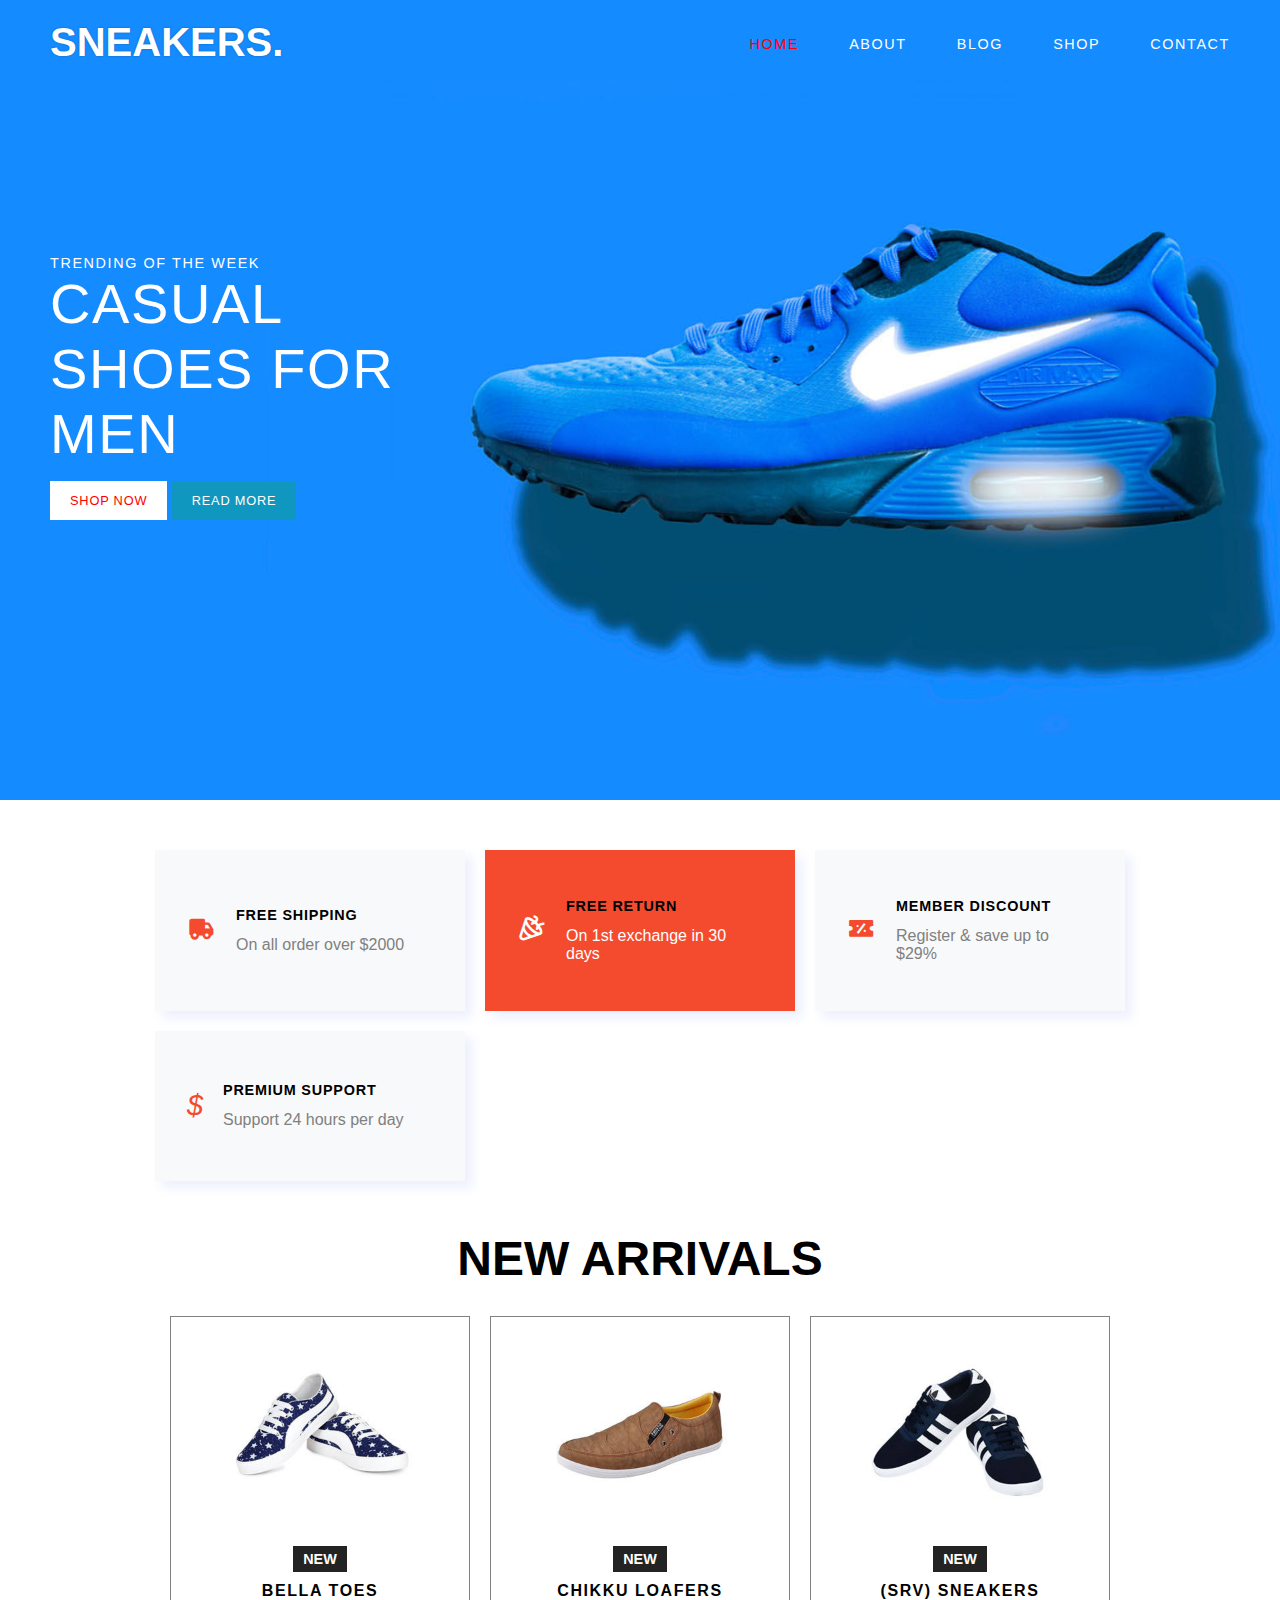
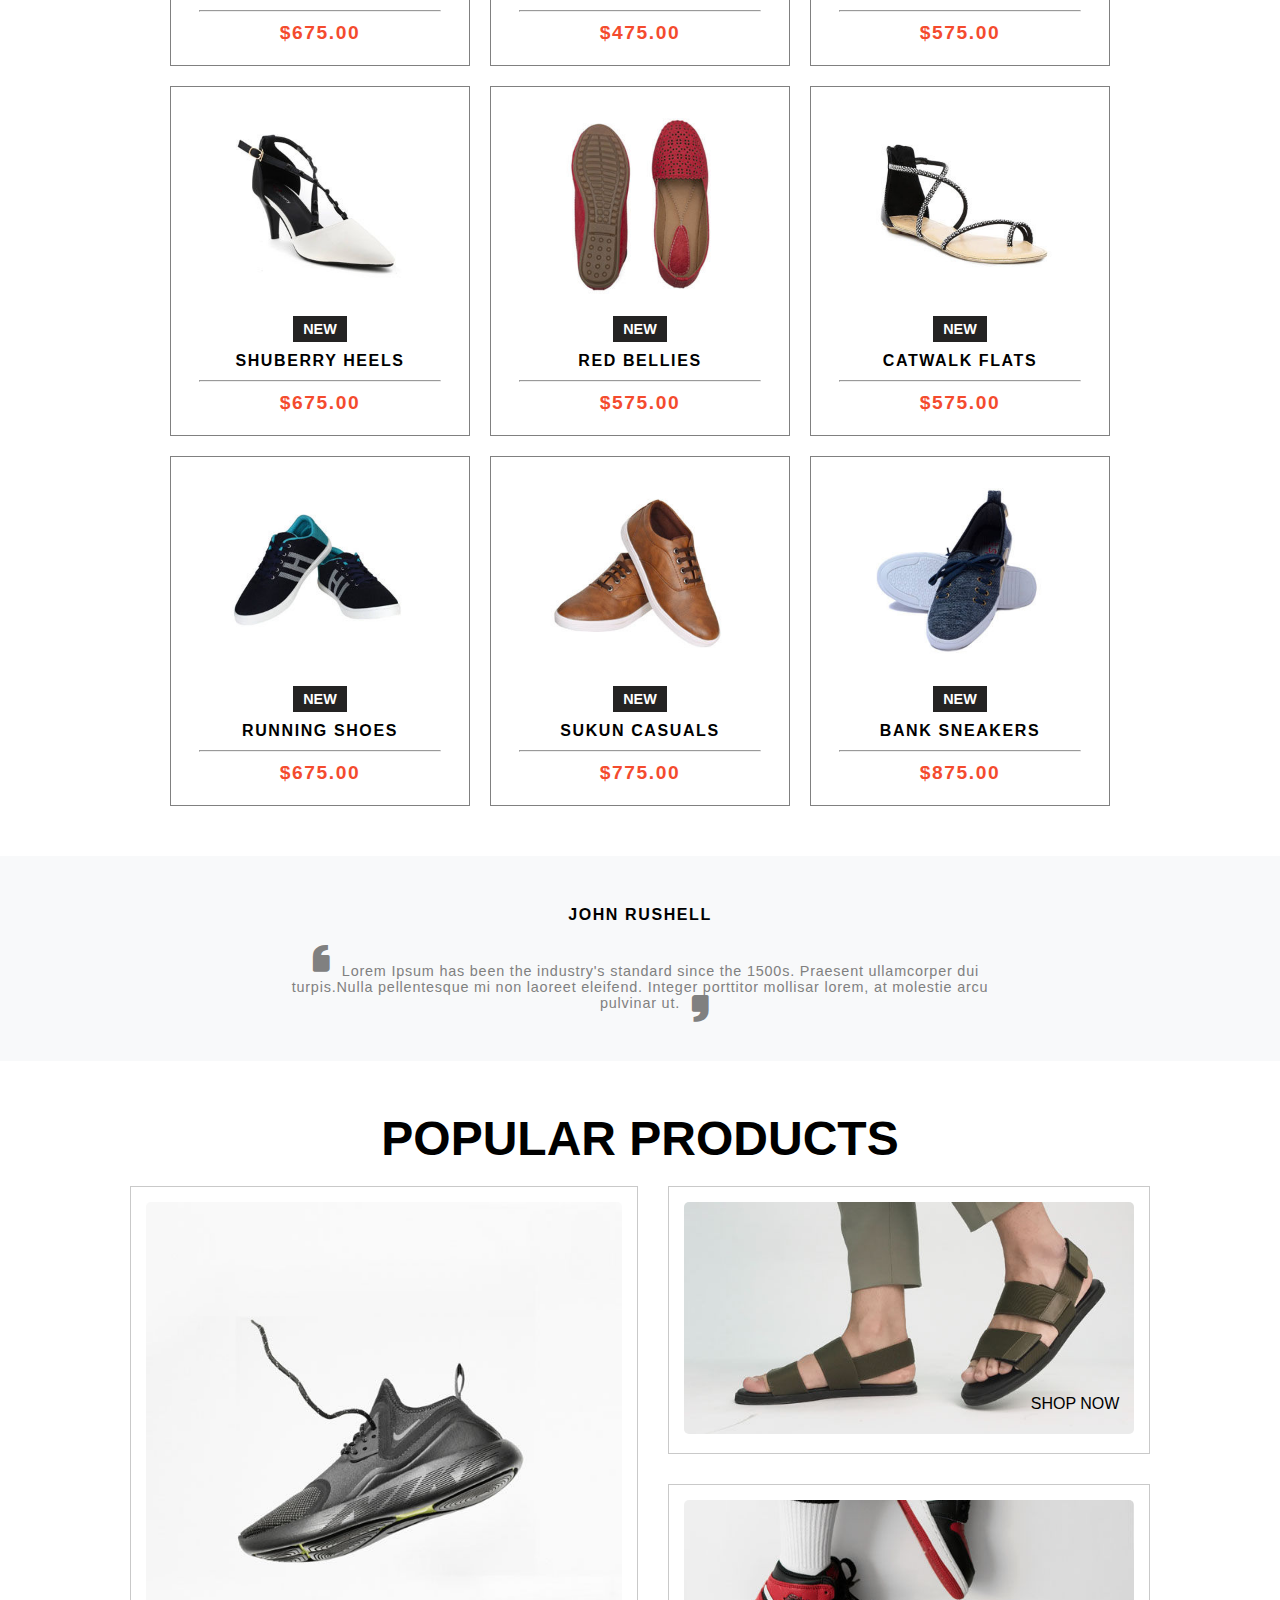
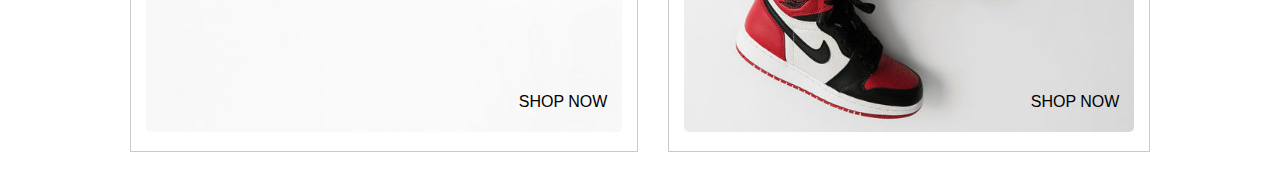
<file: index.html>
<!DOCTYPE html>
<html lang="en">
<head>
    <meta charset="UTF-8">
    <meta name="viewport" content="width=device-width, initial-scale=1.0">
    <link rel="stylesheet" href="assets/css/main.css">
    <link href='https://unpkg.com/boxicons@2.1.4/css/boxicons.min.css' rel='stylesheet'>
    <title>Fashion</title>
</head>
<body>
    <div class="main-banner">
        <header class="header">
            <nav class="navbar">
                <div class="logo"><a href="index.html">SNEAKERS.</a></div>
                <div class="nav-lists">
                    <ul class="nav-links">
                        <li class="nav-list"><a href="index.html" class="nav-link active">HOME</a></li>
                        <li class="nav-list"><a href="about.html" class="nav-link">ABOUT</a></li>
                        <li class="nav-list"><a href="blog.html" class="nav-link">BLOG</a></li>
                        <li class="nav-list"><a href="shop.html" class="nav-link">SHOP</a></li>
                        <li class="nav-list"><a href="contact.html" class="nav-link">CONTACT</a></li>
                    </ul>

                    <i class='bx bx-x cross-icon'></i>                    
                </div>
                <div class="menu">MENU</div>
            </nav>
        </header>
        <div class="banner-info">
            <p class="small">TRENDING OF THE WEEK</p>
            <p class="casual-txt">CASUAL SHOES FOR MEN</p>
            <div class="btns">
                <a href="shop.html" class="shop-now">SHOP NOW</a>
                <a href="" class="read-more">READ MORE</a>
            </div>
        </div>
    </div>

    <!-- box section -->
    <div class="boxes">
        <div class="box">
            <span>
                <i class='bx bxs-truck bx-icon'></i>
            </span>
            <span>
                <p class="box-title">FREE SHIPPING</p>
                <p class="box-info">On all order over $2000</p>
            </span>
        </div>
        <div class="box bg-tomato">
            <span>
                <i class='bx bx-party bx-icon white'></i>
            </span>
            <span>
                <p class="box-title">FREE RETURN</p>
                <p class="box-info white">On 1st exchange in 30 days</p>
            </span>
        </div>
        <div class="box">
            <span>
                <i class='bx bxs-discount bx-icon'></i>
            </span>
            <span>
                <p class="box-title">MEMBER DISCOUNT</p>
                <p class="box-info">Register & save up to $29%</p>
            </span>
        </div>
        <div class="box">
            <span>
                <!-- <i class='bx bxs-s bx-icon'></i> -->
                <i class="bx-icon">$</i>
            </span>
            <span>
                <p class="box-title">PREMIUM SUPPORT</p>
                <p class="box-info">Support 24 hours per day</p>
            </span>
        </div>
        <div class="box-last"></div>
        <div class="box-last"></div>
    </div>

    <!-- new arrivals -->
    <div class="new-arrivals">
        <p class="arrival-title">NEW ARRIVALS</p>
        <div class="new-arrivals-cards">
            <div class="arrival-card">
                <img src="assets/img/img1.jpg" alt="" class="arrival-img">
                <p class="new-tag">NEW</p>
                <p class="shoe-name">BELLA TOES</p>
                <hr>
                <p class="price">$675.00</p>
            </div>
            <div class="arrival-card">
                <img src="assets/img/img2.jpg" alt="" class="arrival-img">
                <p class="new-tag">NEW</p>
                <p class="shoe-name">CHIKKU LOAFERS</p>
                <hr>
                <p class="price">$475.00</p>
            </div>
            <div class="arrival-card">
                <img src="assets/img/img3.jpg" alt="" class="arrival-img">
                <p class="new-tag">NEW</p>
                <p class="shoe-name">(SRV) SNEAKERS</p>
                <hr>
                <p class="price">$575.00</p>
            </div>
            <div class="arrival-card">
                <img src="assets/img/img4.jpg" alt="" class="arrival-img">
                <p class="new-tag">NEW</p>
                <p class="shoe-name">SHUBERRY HEELS</p>
                <hr>
                <p class="price">$675.00</p>
            </div>
            <div class="arrival-card">
                <img src="assets/img/img5.jpg" alt="" class="arrival-img">
                <p class="new-tag">NEW</p>
                <p class="shoe-name">RED BELLIES</p>
                <hr>
                <p class="price">$575.00</p>
            </div>
            <div class="arrival-card">
                <img src="assets/img/img6.jpg" alt="" class="arrival-img">
                <p class="new-tag">NEW</p>
                <p class="shoe-name">CATWALK FLATS</p>
                <hr>
                <p class="price">$575.00</p>
            </div>
            <div class="arrival-card">
                <img src="assets/img/img7.jpg" alt="" class="arrival-img">
                <p class="new-tag">NEW</p>
                <p class="shoe-name">RUNNING SHOES</p>
                <hr>
                <p class="price">$675.00</p>
            </div>
            <div class="arrival-card">
                <img src="assets/img/img8.jpg" alt="" class="arrival-img">
                <p class="new-tag">NEW</p>
                <p class="shoe-name">SUKUN CASUALS</p>
                <hr>
                <p class="price">$775.00</p>
            </div>
            <div class="arrival-card">
                <img src="assets/img/img9.jpg" alt="" class="arrival-img">
                <p class="new-tag">NEW</p>
                <p class="shoe-name">BANK SNEAKERS</p>
                <hr>
                <p class="price">$875.00</p>
            </div>
        </div>
    </div>

    <!-- testimonial -->
    <div class="testimonial">
        <p class="person-name">JOHN RUSHELL</p>
        <p class="testimonial-para"><span><i class='bx bxs-quote-single-left quote-left'></i></span>Lorem Ipsum has been the industry's standard since the 1500s. Praesent ullamcorper dui turpis.Nulla pellentesque mi non laoreet eleifend. Integer porttitor mollisar lorem, at molestie arcu pulvinar ut.<span><i class='bx bxs-quote-single-right quote-right'></i></span></p>
    </div>

    <!-- POPULAR PRODUCTS -->
    <div class="popular-products">
        <p class="popular-products-title">POPULAR PRODUCTS</p>
        <div class="popular-products-cards-container">
            <div class="product-card-container1">
                <img src="assets/img/popular1.jpg" alt="">
                <a href="shop.html" class="shop-link">SHOP NOW</a>
            </div>
            <div class="product-card-container2">
                <div class="product-card-container2-img">
                    <img src="assets/img/popular2.jpg" alt="">
                    <a href="shop.html" class="shop-link">SHOP NOW</a>
                </div>
                <div class="product-card-container3-img">
                    <img src="assets/img/popular3.jpg" alt="">
                    <a href="shop.html" class="shop-link">SHOP NOW</a>
                </div>
            </div>
        </div>
    </div>

    <footer>
        <div class="footer-links">
            
        </div>
    </footer>

    <!-- scroll up -->
    <button class="page-up"><i class='bx bx-chevrons-up up-icon'></i></button>
    
    <script src="assets/js/script.js"></script>
</body>
</file>
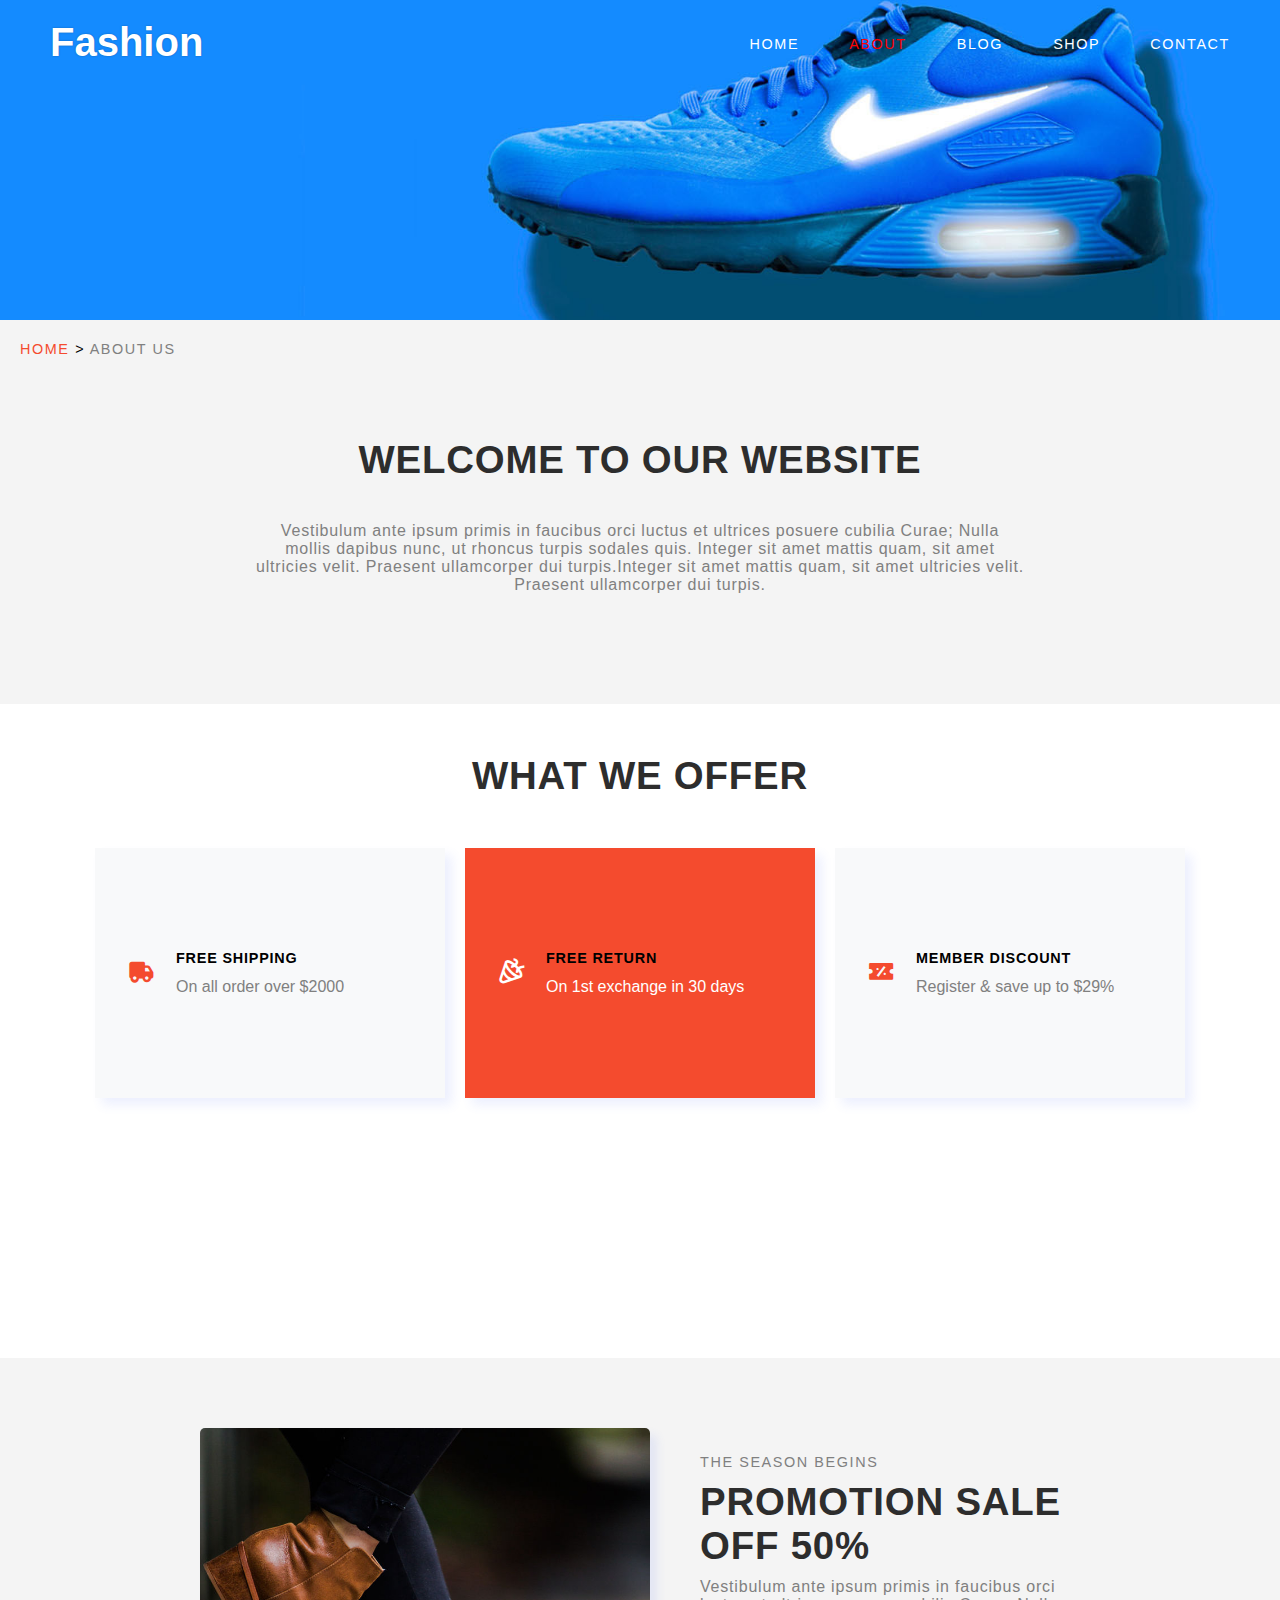
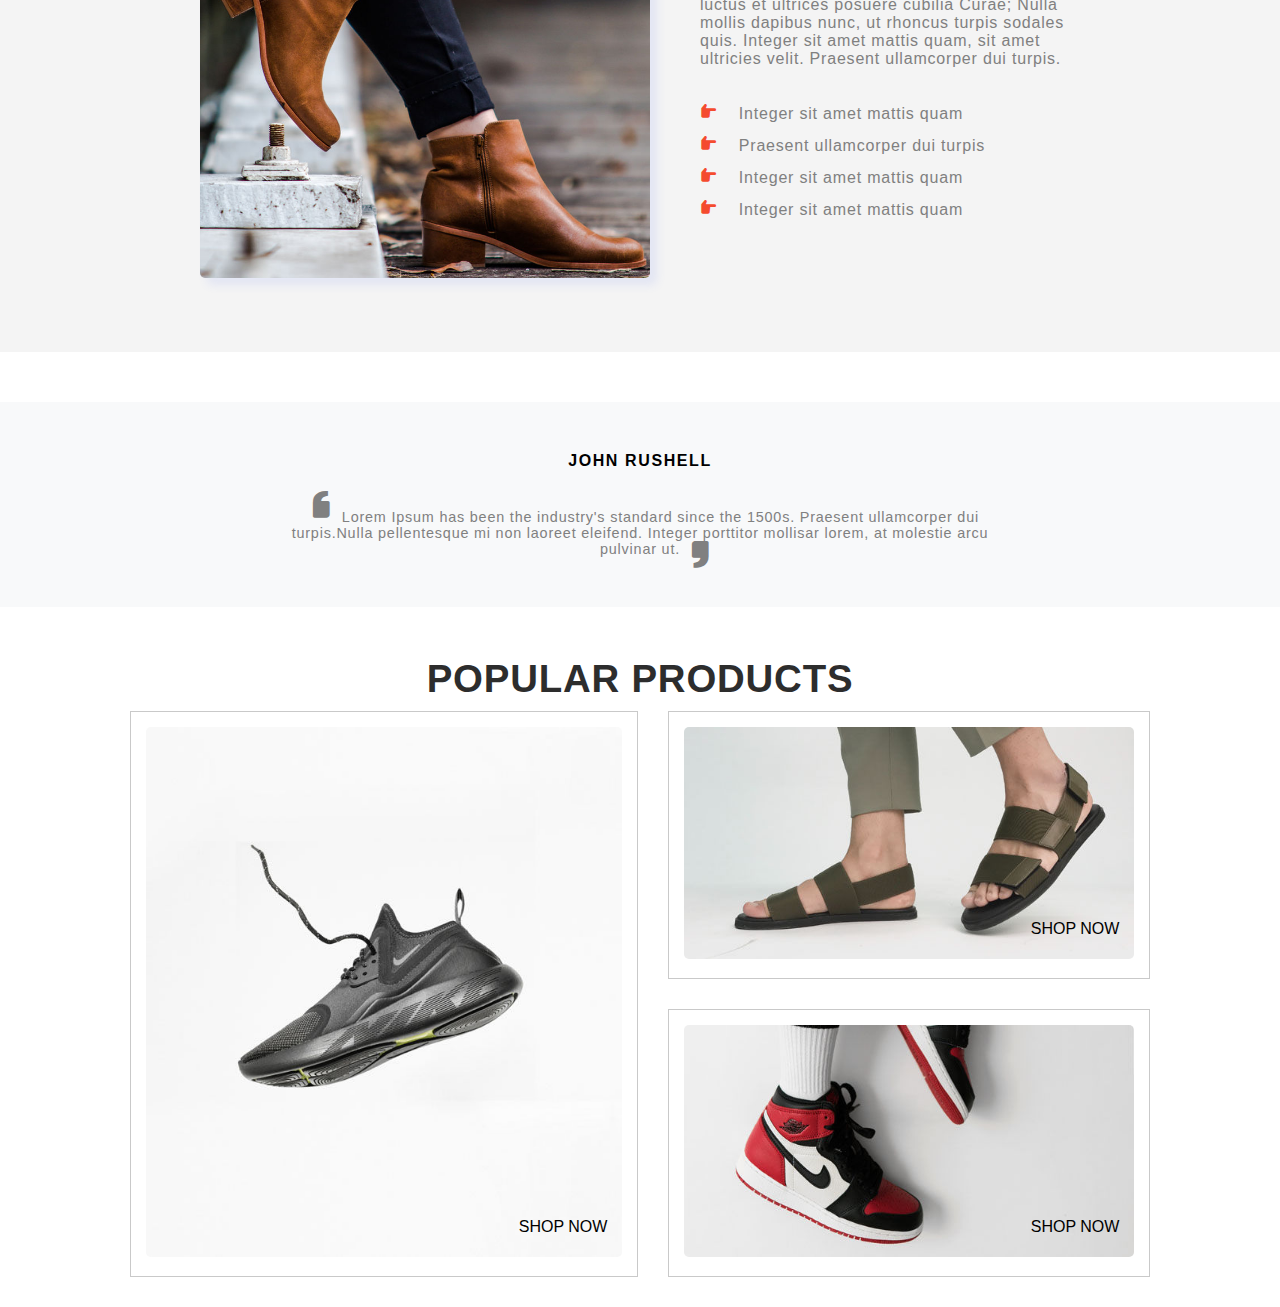
<file: about.html>
<!DOCTYPE html>
<html lang="en">
<head>
    <meta charset="UTF-8">
    <meta name="viewport" content="width=device-width, initial-scale=1.0">
    <link rel="stylesheet" href="assets/css/main.css">
    <link rel="stylesheet" href="assets/css/pages.css">
    <link href='https://unpkg.com/boxicons@2.1.4/css/boxicons.min.css' rel='stylesheet'>
    <title>Fashion/about</title>
</head>
<body>
    <div class="main-banner">
        <header class="header">
            <nav class="navbar">
                <div class="logo"><a href="index.html">Fashion</a></div>
                <div class="nav-lists">
                    <ul class="nav-links">
                        <li class="nav-list"><a href="index.html" class="nav-link">HOME</a></li>
                        <li class="nav-list"><a href="about.html" class="nav-link active">ABOUT</a></li>
                        <li class="nav-list"><a href="blog.html" class="nav-link">BLOG</a></li>
                        <li class="nav-list"><a href="shop.html" class="nav-link">SHOP</a></li>
                        <li class="nav-list"><a href="contact.html" class="nav-link">CONTACT</a></li>
                    </ul>

                    <i class='bx bx-x cross-icon'></i>                    
                </div>
                <div class="menu">MENU</div>
            </nav>
        </header>
    </div>

    <div class="welcome">
        <p class="bdc-t-s"><span class="breadcrumb-title"><a href="index.html">HOME</a> ></span> <span class="breadcrumb-subtitle">ABOUT US</span></p>
   
        <p class="page-title about-title">WELCOME TO OUR WEBSITE</p>

        <p class="welcome-para">Vestibulum ante ipsum primis in faucibus orci luctus et ultrices posuere cubilia Curae; Nulla mollis dapibus nunc, ut rhoncus turpis sodales quis. Integer sit amet mattis quam, sit amet ultricies velit. Praesent ullamcorper dui turpis.Integer sit amet mattis quam, sit amet ultricies velit. Praesent ullamcorper dui turpis.</p>
    </div>


    <!-- box section -->
    <div class="offer-section">
        <p class="page-title">WHAT WE OFFER</p>
        <div class="boxes">
            <div class="box">
                <span>
                    <i class='bx bxs-truck bx-icon'></i>
                </span>
                <span>
                    <p class="box-title">FREE SHIPPING</p>
                    <p class="box-info">On all order over $2000</p>
                </span>
            </div>
            <div class="box bg-tomato">
                <span>
                    <i class='bx bx-party bx-icon white'></i>
                </span>
                <span>
                    <p class="box-title">FREE RETURN</p>
                    <p class="box-info white">On 1st exchange in 30 days</p>
                </span>
            </div>
            <div class="box">
                <span>
                    <i class='bx bxs-discount bx-icon'></i>
                </span>
                <span>
                    <p class="box-title">MEMBER DISCOUNT</p>
                    <p class="box-info">Register & save up to $29%</p>
                </span>
            </div>
            <div class="box-last"></div>
        </div>
    </div>

    <div class="promotion">
        <div class="promo-img-div">
            <img src="assets/img/about.jpg" alt="" class="promo-img">
        </div>

        <div class="promo-para-section">
            <p class="small">THE SEASON BEGINS</p>
            <p class="page-title promo-title">PROMOTION SALE OFF 50%</p>
            <p class="promo-para">Vestibulum ante ipsum primis in faucibus orci luctus et ultrices posuere cubilia Curae; Nulla mollis dapibus nunc, ut rhoncus turpis sodales quis. Integer sit amet mattis quam, sit amet ultricies velit. Praesent ullamcorper dui turpis.</p>
            <div class="promo-lists">
                <p class="promolist-item"><span><i class='bx bxs-hand-right tick'></i></span>Integer sit amet mattis quam</p>
                <p class="promolist-item"><span><i class='bx bxs-hand-right tick'></i></span>Praesent ullamcorper dui turpis</p>
                <p class="promolist-item"><span><i class='bx bxs-hand-right tick'></i></span>Integer sit amet mattis quam</p>
                <p class="promolist-item"><span><i class='bx bxs-hand-right tick'></i></span>Integer sit amet mattis quam</p>
            </div>
        </div>
    </div>

    <!-- testimonial -->
    <div class="testimonial">
        <p class="person-name">JOHN RUSHELL</p>
        <p class="testimonial-para"><span><i class='bx bxs-quote-single-left quote-left'></i></span>Lorem Ipsum has been the industry's standard since the 1500s. Praesent ullamcorper dui turpis.Nulla pellentesque mi non laoreet eleifend. Integer porttitor mollisar lorem, at molestie arcu pulvinar ut.<span><i class='bx bxs-quote-single-right quote-right'></i></span></p>
    </div>

    <!-- POPULAR PRODUCTS -->
    <div class="popular-products">
        <p class="page-title">POPULAR PRODUCTS</p>
        <div class="popular-products-cards-container">
            <div class="product-card-container1">
                <img src="assets/img/popular1.jpg" alt="">
                <a href="" class="shop-link">SHOP NOW</a>
            </div>
            <div class="product-card-container2">
                <div class="product-card-container2-img">
                    <img src="assets/img/popular2.jpg" alt="">
                    <a href="" class="shop-link">SHOP NOW</a>
                </div>
                <div class="product-card-container3-img">
                    <img src="assets/img/popular3.jpg" alt="">
                    <a href="" class="shop-link">SHOP NOW</a>
                </div>
            </div>
        </div>
    </div>
    
    <!-- scroll up -->
    <button class="page-up"><i class='bx bx-chevrons-up up-icon'></i></button>
    
    <script src="assets/js/script.js"></script>
</body>
</html>
</file>
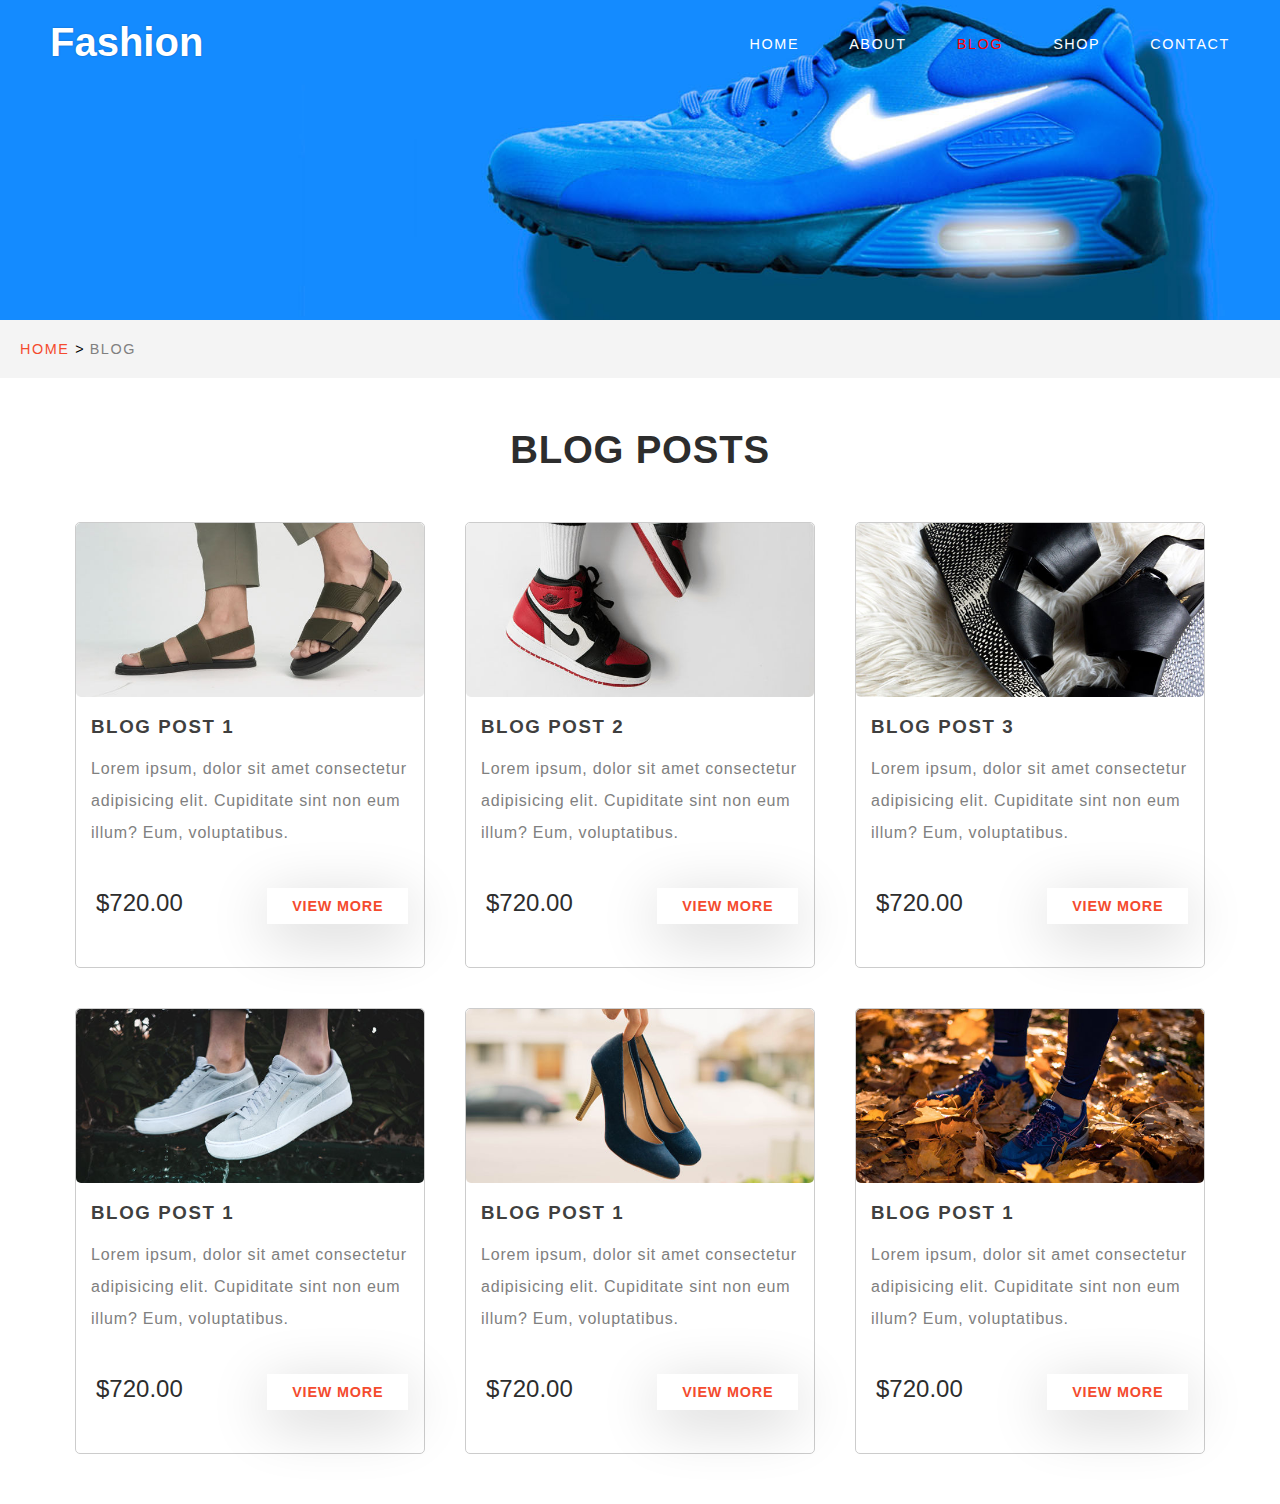
<file: blog.html>
<!DOCTYPE html>
<html lang="en">
<head>
    <meta charset="UTF-8">
    <meta name="viewport" content="width=device-width, initial-scale=1.0">
    <link rel="stylesheet" href="assets/css/main.css">
    <link rel="stylesheet" href="assets/css/pages.css">
    <link href='https://unpkg.com/boxicons@2.1.4/css/boxicons.min.css' rel='stylesheet'>
    <title>Fashion/blog</title>
</head>
<body>
    <div class="main-banner">
        <header class="header">
            <nav class="navbar">
                <div class="logo"><a href="index.html">Fashion</a></div>
                <div class="nav-lists">
                    <ul class="nav-links">
                        <li class="nav-list"><a href="index.html" class="nav-link">HOME</a></li>
                        <li class="nav-list"><a href="about.html" class="nav-link">ABOUT</a></li>
                        <li class="nav-list"><a href="blog.html" class="nav-link active">BLOG</a></li>
                        <li class="nav-list"><a href="shop.html" class="nav-link">SHOP</a></li>
                        <li class="nav-list"><a href="contact.html" class="nav-link">CONTACT</a></li>
                    </ul>

                    <i class='bx bx-x cross-icon'></i>                    
                </div>
                <div class="menu">MENU</div>
            </nav>
        </header>
    </div>

    <div class="breadcrumb">
        <p class="bdc-t-s"><span class="breadcrumb-title"><a href="index.html">HOME</a> ></span> <span class="breadcrumb-subtitle">BLOG</span></p>
    </div>

    <div class="blog-container">
        <p class="page-title center">BLOG POSTS</p>
        <div class="blog-cards">
            <div class="blog-card">
                <img src="assets/img/popular2.jpg" alt="">
                <h3 class="blog-title">BLOG POST 1</h3>
                <p class="blog-content">Lorem ipsum, dolor sit amet consectetur adipisicing elit. Cupiditate sint non eum illum? Eum, voluptatibus.</p>
                <div>
                    <span class="blog-price">$720.00</span>
                    <span class="blog-button"><a href="#">VIEW MORE</a></span>
                </div>
            </div>
            <div class="blog-card">
                <img src="assets/img/popular3.jpg" alt="">
                <h3 class="blog-title">BLOG POST 2</h3>
                <p class="blog-content">Lorem ipsum, dolor sit amet consectetur adipisicing elit. Cupiditate sint non eum illum? Eum, voluptatibus.</p>
                <div>
                    <span class="blog-price">$720.00</span>
                    <span class="blog-button"><a href="#">VIEW MORE</a></span>
                </div>
            </div>
            <div class="blog-card">
                <img src="assets/img/blog3.jpg" alt="">
                <h3 class="blog-title">BLOG POST 3</h3>
                <p class="blog-content">Lorem ipsum, dolor sit amet consectetur adipisicing elit. Cupiditate sint non eum illum? Eum, voluptatibus.</p>
                <div>
                    <span class="blog-price">$720.00</span>
                    <span class="blog-button"><a href="#">VIEW MORE</a></span>
                </div>
            </div>
            <div class="blog-card">
                <img src="assets/img/blog4.jpg" alt="">
                <h3 class="blog-title">BLOG POST 1</h3>
                <p class="blog-content">Lorem ipsum, dolor sit amet consectetur adipisicing elit. Cupiditate sint non eum illum? Eum, voluptatibus.</p>
                <div>
                    <span class="blog-price">$720.00</span>
                    <span class="blog-button"><a href="#">VIEW MORE</a></span>
                </div>
            </div>
            <div class="blog-card">
                <img src="assets/img/blog5.jpg" alt="">
                <h3 class="blog-title">BLOG POST 1</h3>
                <p class="blog-content">Lorem ipsum, dolor sit amet consectetur adipisicing elit. Cupiditate sint non eum illum? Eum, voluptatibus.</p>
                <div>
                    <span class="blog-price">$720.00</span>
                    <span class="blog-button"><a href="#">VIEW MORE</a></span>
                </div>
            </div>
            <div class="blog-card">
                <img src="assets/img/blog6.jpg" alt="">
                <h3 class="blog-title">BLOG POST 1</h3>
                <p class="blog-content">Lorem ipsum, dolor sit amet consectetur adipisicing elit. Cupiditate sint non eum illum? Eum, voluptatibus.</p>
                <div>
                    <span class="blog-price">$720.00</span>
                    <span class="blog-button"><a href="#">VIEW MORE</a></span>
                </div>
            </div>
        </div>
    </div>

    <!-- scroll up -->
    <button class="page-up"><i class='bx bx-chevrons-up up-icon'></i></button>

    <script src="assets/js/script.js"></script>
</body>
</html>
</file>
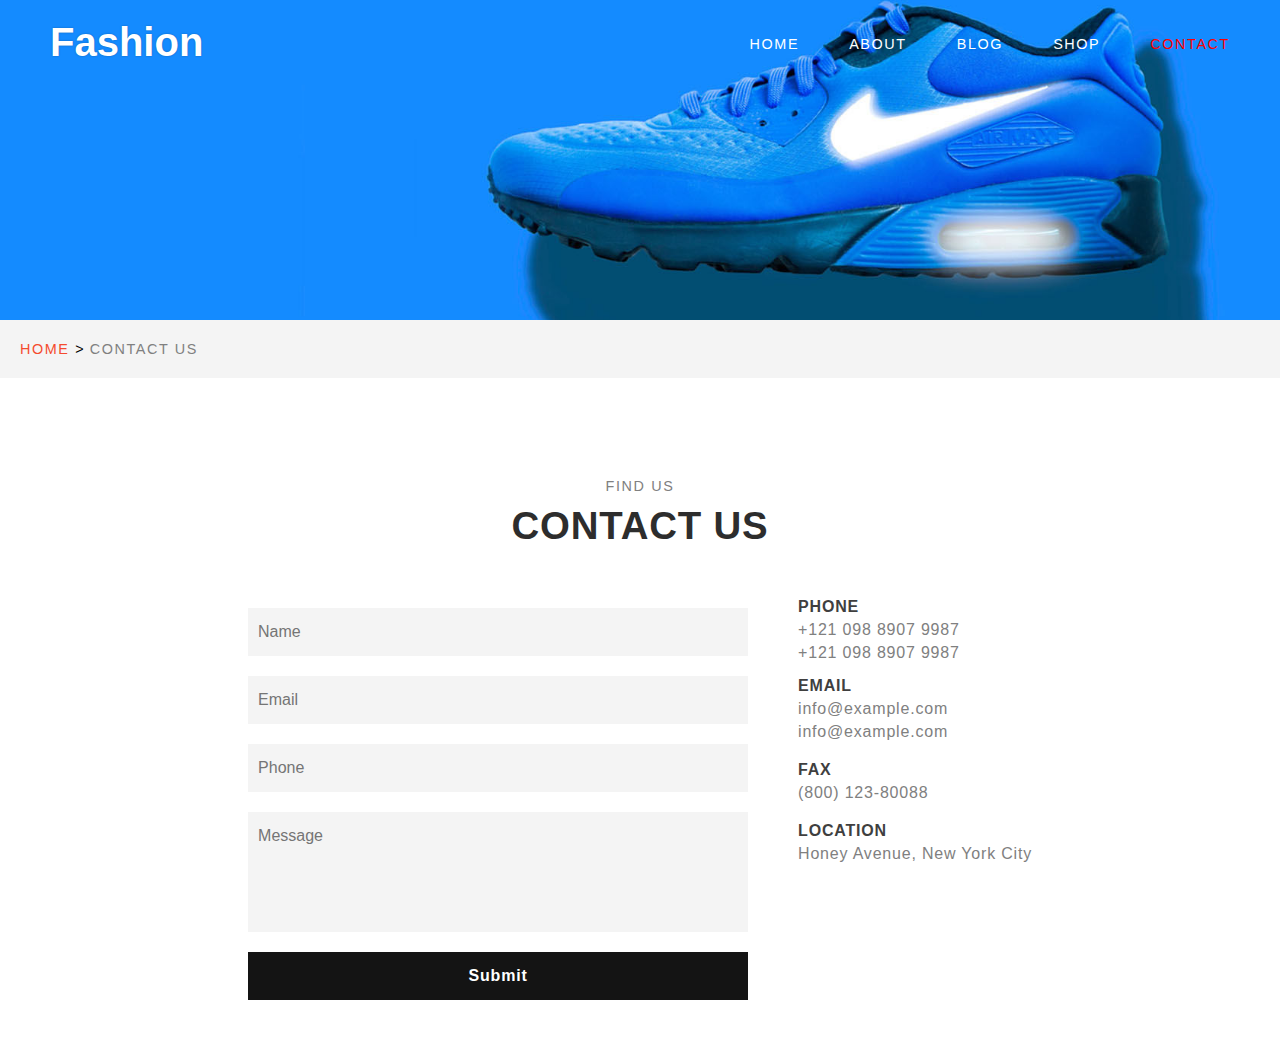
<file: contact.html>
<!DOCTYPE html>
<html lang="en">
<head>
    <meta charset="UTF-8">
    <meta name="viewport" content="width=device-width, initial-scale=1.0">
    <link rel="stylesheet" href="assets/css/main.css">
    <link rel="stylesheet" href="assets/css/pages.css">
    <link href='https://unpkg.com/boxicons@2.1.4/css/boxicons.min.css' rel='stylesheet'>
    <title>Fashion/contact</title>
</head>
<body>
    <div class="main-banner">
        <header class="header">
            <nav class="navbar">
                <div class="logo"><a href="index.html">Fashion</a></div>
                <div class="nav-lists">
                    <ul class="nav-links">
                        <li class="nav-list"><a href="index.html" class="nav-link">HOME</a></li>
                        <li class="nav-list"><a href="about.html" class="nav-link">ABOUT</a></li>
                        <li class="nav-list"><a href="blog.html" class="nav-link">BLOG</a></li>
                        <li class="nav-list"><a href="shop.html" class="nav-link">SHOP</a></li>
                        <li class="nav-list"><a href="contact.html" class="nav-link active">CONTACT</a></li>  
                    </ul>

                    <i class='bx bx-x cross-icon'></i>                    
                </div>
                <div class="menu">MENU</div>
            </nav>
        </header>
    </div>

    <div class="breadcrumb">
        <p class="bdc-t-s"><span class="breadcrumb-title"><a href="index.html">HOME</a> ></span> <span class="breadcrumb-subtitle">CONTACT US</span></p>
    </div>

    <div class="contact-container">
        <p class="small center">FIND US</p>
        <p class="page-title">CONTACT US</p>
        <div class="contact-form-detail-container">
            <div class="contact-form">
                <form action="" class="form">
                    <input type="text" placeholder="Name" required>
                    <input type="email" placeholder="Email" required>
                    <input type="number" placeholder="Phone" required>
                    <textarea name="message" class="text-area" placeholder="Message" rows="5" required></textarea>
                    <button type="submit">Submit</button>
                </form>
            </div>
    
            <div class="contact-details">
                <div class="phone">
                    <h4>PHONE</h4>
                    <p class="number">+121 098 8907 9987</p>
                    <p class="number">+121 098 8907 9987</p>
                </div>

                <div class="email-container">
                    <h4>EMAIL</h4>
                    <p class="email">info@example.com</p>
                    <p class="email">info@example.com</p>
                </div>

                <div class="fax">
                    <h4>FAX</h4>
                    <p class="number">(800) 123-80088</p>
                </div>

                <div class="location">
                    <h4>LOCATION</h4>
                    <p class="place">Honey Avenue, New York City</p>
                </div>
            </div>
        </div>
    </div>

    <!-- scroll up -->
    <button class="page-up"><i class='bx bx-chevrons-up up-icon'></i></button>

    <script src="assets/js/script.js"></script>
</body>
</html>
</file>
<file: assets/css/main.css>
*{
    margin: 0;
    padding: 0;
    box-sizing: border-box;
    font-family: 'Segoe UI', Tahoma, Verdana, sans-serif;
}

body {
    scroll-behavior: smooth;
    position: relative;
}

.main-banner {
    background-image: url('banner.jpg');
    background-size: cover;
    background-position: center;
    height: 50em;
    position: relative;
}


.navbar {
    display: flex;
    justify-content: space-between;
    padding: 35px 50px;
    position: relative;
}

.logo {
    font-size: 2.5rem;
    font-weight: 700;
    position: relative;
    top: -15px;
}

.logo a {
    color: #ffffff;
    text-decoration: none;
    text-shadow: 0 0 2px rgba(0, 0, 0, 0.3);
}

.nav-links {
    list-style: none;
    display: flex;
    gap: 50px;
}

.nav-link {
    color: #ffffff;
    text-decoration: none;
    letter-spacing: .1rem;
    font-size: 0.9rem;
    transition: ease 0.2s;
    align-items: center;
}

.active {
    color: #ff0000;
}

.nav-link:hover {
    color: #ff0000;
}

.cross-icon {
    display: none;
    opacity: 0;
}

.menu {
    background-color: #ffffff;
    height: max-content;
    width: max-content;
    padding: 5px 10px;
    font-weight: 350;
    cursor: pointer;
    display: none;
}

.banner-info {
    margin: 140px 50px;
    color: #ffffff;
    max-width: 450px;
}

.small {
    letter-spacing: 0.1rem;
    font-size: .9rem;
}

.casual-txt {
    font-size: 3.5rem;
    font-weight: 520;
    margin-bottom: 25px;
    letter-spacing: 0.1rem;
}

.shop-now, .read-more {
    text-decoration: none;
    font-size: 0.8rem;
    font-weight: 520;
    padding: 12px 20px;
    letter-spacing: 0.05rem;
}

.shop-now {
    background-color: #ffffff;
    color: #ff0000;
}

.read-more {
    background-color: #1097c0;
    color: #ffffff;
}

.boxes {
    margin: 50px 10px;
    display: flex;
    gap: 20px;
    flex-wrap: wrap;
    justify-content: center;
}

.box {
    width: 310px;
    background-color: #f8f9fa;
    padding: 3rem 2rem;
    box-shadow: 7px 7px 10px 0 rgba(76, 110, 245, .1);
    display: flex;
    align-items: center;
    gap: 20px;
}

.bx-icon {
    font-size: 1.8rem;
    color: #f44b2e;
}

.box-title {
    font-size: 0.9rem;
    font-weight: 600;
    letter-spacing: 0.05rem;
    padding-bottom: 0.8rem;
}

.box-info {
    color: #808080;
}

.bg-tomato {
    background-color: #f44b2e;
}

.white {
    color: #ffffff;
}

.box-last {
    height: 0;
    width: 0;
}

/* NEW ARRIVALS */
.new-arrivals {
    text-align: center;
    font-weight: 600;
}

.arrival-title {
    font-size: 3rem;
}

.new-arrivals-cards {
    display: flex;
    flex-wrap: wrap;
    gap: 20px;
    justify-content: center;
    margin: 30px 70px;
}

.arrival-card {
    height: 350px;
    width: 300px;
    border: 1px solid #808080;
    padding: 15px;
    transition: all 0.3s;
}

.arrival-card hr {
    margin: auto;
    width: 90%;
}

.arrival-img {
    height: 200px;
    transition: all 0.3s;
}

.arrival-card:hover {
    .arrival-img {
        scale: 1.1;
    }
}

.new-tag {
    background-color: #242323;
    color: #ffffff;
    width: max-content;
    margin: 10px auto;
    padding: 5px 10px;
    font-size: .9rem;
}

.shoe-name {
    margin-bottom: 10px;
    letter-spacing: 0.1rem;
}

.price {
    margin-top: 10px;
    font-size: 1.2rem;
    letter-spacing: 0.1rem;
    color: #f44b2e;
    font-weight: 700;
}

/* TESTIMONIAL */
.testimonial {
    margin: 50px 0;
    padding: 50px;
    background-color: #f8f9fa;
}

.person-name {
    text-align: center;
    font-weight: 600;
    letter-spacing: 0.1rem;
    padding-bottom: 15px;
}

.testimonial-para {
    margin: auto;
    text-align: center;
    max-width: 700px;
    letter-spacing: 0.05rem;
    color: #808080;
    font-size: 0.9rem;
    position: relative;
}

.testimonial-para span i {
    font-size: 2.5rem;
}

.quote-right {
    position: absolute;
    bottom: -25%;
}

/* POPULAR PRODUCTS */
.popular-products {
    width: 90vw;
    margin: auto;
    margin-bottom: 30px;
}
.popular-products-title {
    text-align: center;
    font-weight: 600;
    font-size: 3rem;
    padding-bottom: 20px;
}

.popular-products-cards-container {
    display: flex;
    justify-content: center;
    gap: 30px;
    flex-wrap: wrap;
}

.popular-products-cards-container  img {
    border-radius: 5px;
}

.product-card-container1 {
    padding: 15px;
    border: 1px solid #c9c9c9;
    position: relative;
}

.product-card-container1 img{
    height: 530px;
}

.product-card-container2 {
    display: flex;
    flex-direction: column;
    gap: 30px;
}

.product-card-container2 img {
    width: 450px;
    height: 232px;
}

.product-card-container2-img {
    border: 1px solid #c9c9c9;
    padding: 15px;
    position: relative;
}
.product-card-container3-img {
    border: 1px solid #c9c9c9;
    padding: 15px;
    position: relative;
}

.shop-link {
    text-decoration: none;
    color: #000000;
    position: absolute;
    bottom: 40px;
    right: 30px;
    transition: all 0.3s;
}

.shop-link:hover {
    color: #f44b2e;
}


/* media queries */
@media screen and (max-width: 1319px) {
    .box-last {
        width: 310px;
        height: 149.8px;
    }
}

@media screen and (max-width: 1134px) {
    .product-card-container2 img {
        width: 350px;
        height: auto;
    }
    .product-card-container1 img {
        width: 350px;
        height: auto;
    }
}

@media screen and (max-width: 989px) {
    .main-banner {
        height: 30em;
    }

    .banner-info {
        margin: 80px 0;
    }

    .box-last {
        display: none;
    }

    .box {
        flex-direction: column;
        text-align: center;
    }

    .navbar {
        padding-left: 10px;
        padding-right: 10px;
    }

    .nav-links {
        gap: 30px;
    }

    .banner-info {
        margin-left: 10px;
    }
    
    .casual-txt {
        font-size: 3rem;
    }

    .arrival-card {
        height: 350px;
        width: 250px;
        border: 1px solid grey;
        padding: 15px;
    }
    
}

@media screen and (max-width: 659px) {
    .box {
       width : 90vw;
    }

    .nav-lists {
        background-color: #f1f1f1;
        position: fixed;
        top: 0;
        right: -120%;
        height: 100%;
        width: 100%;
        display: flex;
        align-items: center;
        justify-content: center;
        transition: right 0.5s;
        z-index: 1000;
    }

    .cart-icon {
        color: #f44b2e;
    }
    .left {
        left: 0;
    }

    .nav-links {
        flex-direction: column;
    }

    .nav-link {
        color: black;
        font-size: 1.2rem;
        font-weight: 600;
    }

    .active {
        color: red;
    }

    .menu {
        display: block;
    }

    .cross-icon {
        display: block;
        font-size: 2rem;
        position: absolute;
        top: 10px;
        right: 20px;
        border-radius: 50%;
        cursor: pointer;
        color: black;
        opacity: 100;
    }

    .cross-icon:hover {
        background-color: #f8f9fa;
    }

    .arrival-card {
        height: 350px;
        width: 350px;
        border: 1px solid #808080;
        padding: 15px;
    }

    .arrival-img {
        height: 200px;
    }

    .arrival-title {
        font-size: 2rem;
    }

    .popular-products-title {
        font-size: 2rem;
    }
    
    .quote-right {
        bottom: -15%;
    }
}

@media screen and (max-width: 400px) {
    .product-card-container2 img {
        width: 300px;
        height: auto;
    }
    .product-card-container1 img {
        width: 300px;
        height: auto;
    }
}

/* scroll bar */
::-webkit-scrollbar {
    width: .60rem;
    border-radius: .5rem;
}

::-webkit-scrollbar-thumb {
    background-color: #00aaff;
    border-radius: .5rem;
}

/* page up */
.page-up {
    position: fixed;
    right: 10px;
    bottom: 0;
    background-color: #f44b2e;
    color: #ffffff;
    font-size: 1.5rem;
    padding: 5px 10px;
    border: none;
    cursor: pointer;
    display: none;
}
</file>
<file: assets/css/pages.css>
.page-title {
    font-size: 2.4rem;
    font-weight: 600;
    letter-spacing: 0.05rem;
    color: #2d2d2d;
    text-align: center;
    margin: 10px 0;
}

/* about page */
.main-banner {
    background-image: url('banner.jpg');
    background-size: cover;
    background-position: center;
    height: 20em;
    position: relative;
}

.welcome {
    background-color: #f4f4f4;
    padding-bottom: 10px;
}

.about-title {
    padding-top: 50px;  
}

.bdc-t-s {
    padding: 20px;
}

.breadcrumb-title, .breadcrumb-subtitle {
    font-size: 0.9rem;
    letter-spacing: 0.1rem;
}

.breadcrumb-subtitle {
    color: #808080;
}

.breadcrumb-title a {
    color: #f44b2e;
    text-decoration: none;
}

.welcome-para {
    text-align: center;
    color: #808080;
    margin: 40px auto 100px;
    max-width: 60vw;
    letter-spacing: 0.05rem;
}

.offer-section {
    padding: 40px 0;
}

.box {
    width: 350px;
    height: 250px;
}

.small {
    color: #808080;
}

.promotion {
    background-color: #f4f4f4;
    padding: 70px 200px;
    display: flex;
    justify-content: center;
    align-items: center;
    gap: 50px;
}

.promo-img {
    border-radius: 5px;
    width: 450px;
    box-shadow: 7px 7px 10px 0 #4c6ef51a;
}


.promo-title {
    text-align: left;
}

.promo-para {
    letter-spacing: 0.05rem;
    color: #808080;
}

.promo-lists {
    padding: 30px 0;
}

.promolist-item {
    letter-spacing: 0.05rem;
    color: #808080;
    line-height: 2;
}

.tick {
    color: #f44b2e;
    font-size: 1.1rem;
    padding-right: 20px;
}

/* conatct us page */

body {
    margin: 0;
    padding: 0;
    font-family: Arial, sans-serif;
}

.contact-container {
    margin-top: 100px;
    text-align: center;
}

.breadcrumb {
    background-color: #f4f4f4;
}

.contact-form-title {
    font-size: 2.4rem;
    font-weight: 600;
    letter-spacing: 0.05rem;
    color: #3f3f3f;
}

.form {
    display: flex;
    flex-direction: column;
}

.form input, .form textarea, .form button {
    width: 500px;
    padding: 15px 10px;
    margin: 10px 0;
    font-size: 1rem;
    box-sizing: border-box;
    background-color: #f4f4f4;
    border: none;
}

.text-area {
    resize: none;
}

input[type="number"]::-webkit-outer-spin-button,
input[type="number"]::-webkit-inner-spin-button {
    -webkit-appearance: none;
    margin: 0;
}

.form input:focus, .form textarea:focus {
    outline: none;
}

.form button {
    width: auto;
    background-color: rgb(20, 20, 20);
    color: #ffffff;
    font-weight: 600;
    letter-spacing: 0.05rem;
    cursor: pointer;
    border: none;
}

.contact-form-detail-container {
    display: flex;
    gap: 50px;
    justify-content: center;
    padding: 40px 0;
}

.contact-details {
    text-align: left;
    display: flex;
    flex-direction: column;
    gap: 10px;
}

.contact-details h4 {
    color: #3f3f3f;
    letter-spacing: 0.05rem;
    padding-bottom: 5px;
}

.number, .email, .place {
    letter-spacing: 0.05rem;
    color: #808080;
    padding-bottom: 5px;
}

.fax {
    padding: 5px 0;
}

/* BLOG PAGE */
.blog-container {
    margin-top: 50px;
}

.blog-cards {
    margin: 50px 0;
    display: flex;
    flex-wrap: wrap;
    justify-content: center;
    gap: 40px;
}

.blog-card {
    width: 350px;
    border: 1px solid #cccccc;
    border-radius: 5px;
}

.blog-card img {
    width: 100%;
    height: 174px;
    border-radius: 5px;
}

.blog-title {
    letter-spacing: 0.1rem;
    color:#3f3f3f;
    font-weight: 600;
    padding: 15px;
}

.blog-content {
    padding: 0 15px 15px;
    color: #808080;
    letter-spacing: 0.05rem;
    line-height: 2;
    padding-bottom: 15px;
}

.blog-card div {
    padding: 25px 10px 50px;
}

.blog-price {
    font-size: 1.5rem;
    color:#2d2d2d;
    font-weight: 300;
    padding: 10px;
}

.blog-button {
    background-color: #ffffff;
    font-weight: 550;
    letter-spacing: 0.05rem;
    padding: 10px 25px;
    box-shadow: 0 12px 60px rgba(0, 0, 0, .2);
    margin-left: 70px;
    font-size: .9rem;
    transition: ease 0.3s;
}

.blog-button a {
    color: #f44b2e;
    text-decoration: none;
}

/* SHOP PAGE */

.shoes-container {
    margin: 50px;
    position: relative;
}

.shoe-section{
    text-align: center;
    padding: 30px 0;
}

.shoe-boxes {
    display: flex;
    justify-content: center;
    gap: 30px;
    flex-wrap: wrap;
}

.shoe-box {
    border: 1px solid rgb(176, 176, 176);
    width: 300px;
}

.shoe-box img {
    width: 298px;
}

.shoe-box div {
    display: flex;
    justify-content: center;
    align-items: center;
    gap: 110px;
    padding-bottom: 20px;
}

.add {
    cursor: pointer;
    transition: all 0.3s;
}

.add:hover {
    color: #f44b2e;
}

/* cart */
.cart-icon {
    color: white;
    font-size: 1.5rem;
    cursor: pointer;
    transition: all 0.2s;
}

.cart-icon:active {
    color: #f44b2e;
}

.cart-container {
    background-color: white;
    width: 200px;
    border-radius: 5px;
    box-shadow: 0 0 5px rgba(0, 0, 0, .2);
    padding: 5px;
    display: none;
    position: absolute;
    right: 50px;
    top: 70px;
}

.cart-container li {
    list-style: none;
}

.cart-cross-icon {
    position: absolute;
    top: 5px;
    right: 5px;
    cursor: pointer;
}

.order {
    background-color: #292828;
    color: white;
    border: none;
    margin-top: 10px;
    padding: 5px;
    width: 100%;
    border-radius: 3px;
    box-shadow: 0 0 5px rgba(0, 0, 0, .2);
    cursor: pointer;
}

.order:active {
    background-color: #000000;
}

@media screen and (max-width: 1184px) {
    .promotion {
        padding: 70px 100px;
    }

    .promo-img {
        width: 400px;
    }
}

@media screen and (max-width: 989px) {
    .promotion {
        padding: 70px 30px;
    }
}

@media screen and (max-width: 810px) {
    .promotion {
        flex-direction: column;
        padding: 70px 100px;
    }

    .promo-lists {
        width: 95vw;
    }

    .tick {
        padding-right: 10px;
    }

    .contact-form {
        margin: auto;
    }

    .contact-details {
        display: block;
        margin: auto;
    }

    .form input, .form textarea, .form button {
        width: 350px;
    }

}

@media screen and (max-width: 659px) {
    .welcome-para {
        max-width: 98vw;
    }

    .promo-img {
        width: 300px;
    }

    .form * {
        width: 350px ;
    }

    .contact-form-detail-container {
        flex-direction: column;
    }

    .page-title {
        font-size: 2rem;
    }

    .cart-container {
        display: block;
        position: static;
        margin: auto;
        padding-top: 0;
        margin-top: 0;
        width: 300px;
        margin-bottom: 20px;
        border-radius: 0;
        border: 1px solid #b4b4b4;
        box-shadow: none;
        padding: 10px;
    }

    .cart-cross-icon, .cart-icon {
        display: none;
    }

    .order {
        font-size: 1rem;
        padding: 10px;
    }
    
}

@media screen and (max-width: 400px) {
    .form * {
        width: 300px;
    }

    .form input, .form textarea, .form button {
        width: 300px;
    }

}
</file>
